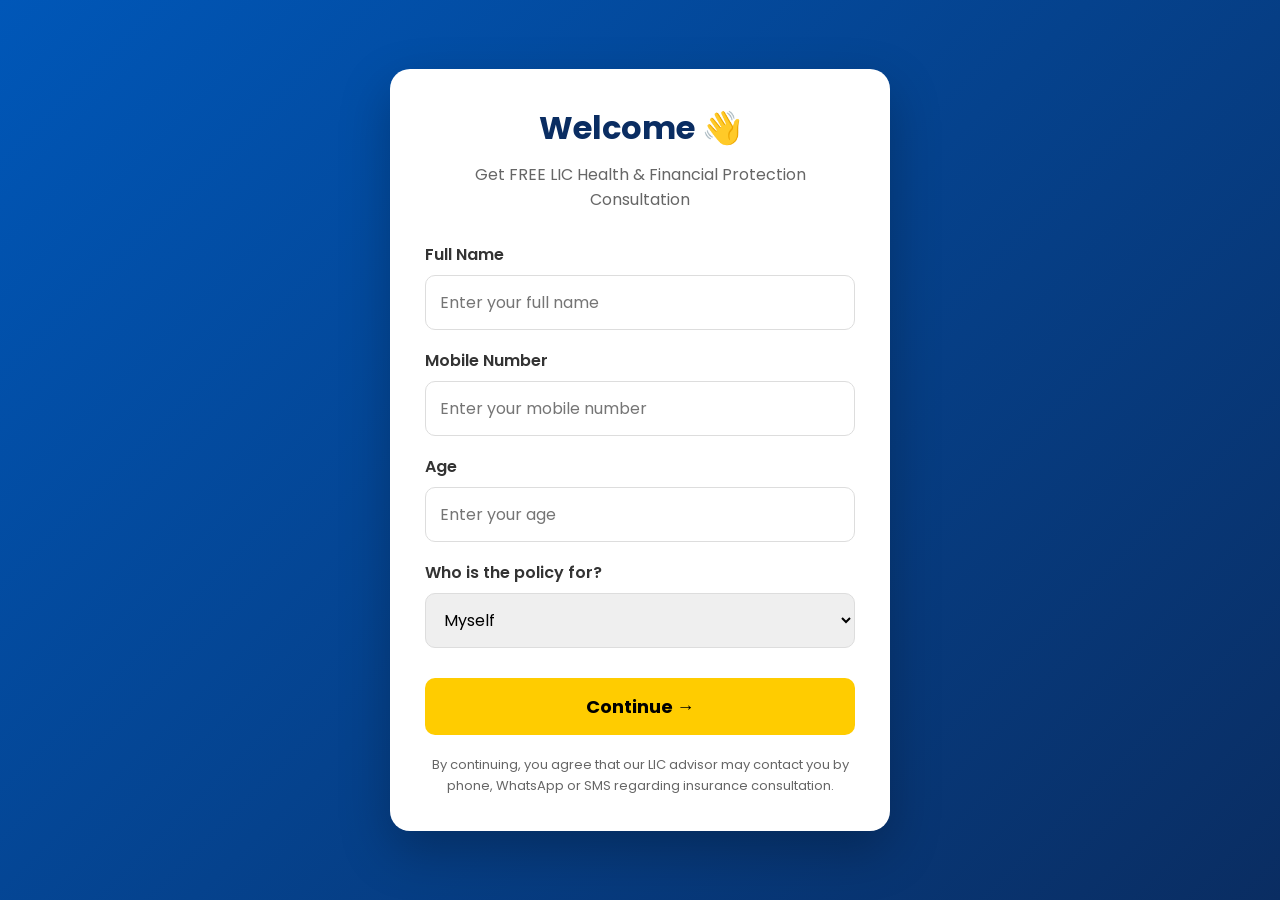
<file: index.html>
<!DOCTYPE html>
<html lang="en">
<head>
    <meta charset="UTF-8">
    <meta name="viewport" content="width=device-width, initial-scale=1.0">
    <title>Srihari LIC Advisor</title>

    <link rel="stylesheet" href="style.css">

    <link rel="preconnect" href="https://fonts.googleapis.com">
    <link rel="preconnect" href="https://fonts.gstatic.com" crossorigin>
    <link href="https://fonts.googleapis.com/css2?family=Poppins:wght@300;400;500;600;700&display=swap" rel="stylesheet">
</head>
<body class="login-page">

<div class="container">

    <div class="card">

        <h1>Welcome 👋</h1>

        <p class="subtitle">
            Get FREE LIC Health & Financial Protection Consultation
        </p>

        <form id="leadForm">

            <label>Full Name</label>
            <input
                type="text"
                id="name"
                placeholder="Enter your full name"
                required
            >

            <label>Mobile Number</label>
            <input
                type="tel"
                id="phone"
                placeholder="Enter your mobile number"
                required
            >

            <label>Age</label>
            <input
                type="number"
                id="age"
                placeholder="Enter your age"
                required
            >

            <label>Who is the policy for?</label>

            <select id="relation">
                <option>Myself</option>
                <option>My Father</option>
                <option>My Mother</option>
                <option>My Child</option>
                <option>My Wife</option>
                <option>My Husband</option>
                <option>Someone Else</option>
            </select>

            <button type="submit">
                Continue →
            </button>

        </form>

        <p class="note">
            By continuing, you agree that our LIC advisor may contact you by
            phone, WhatsApp or SMS regarding insurance consultation.
        </p>

    </div>

</div>

<script src="script.js"></script>

</body>
</html>
</file>
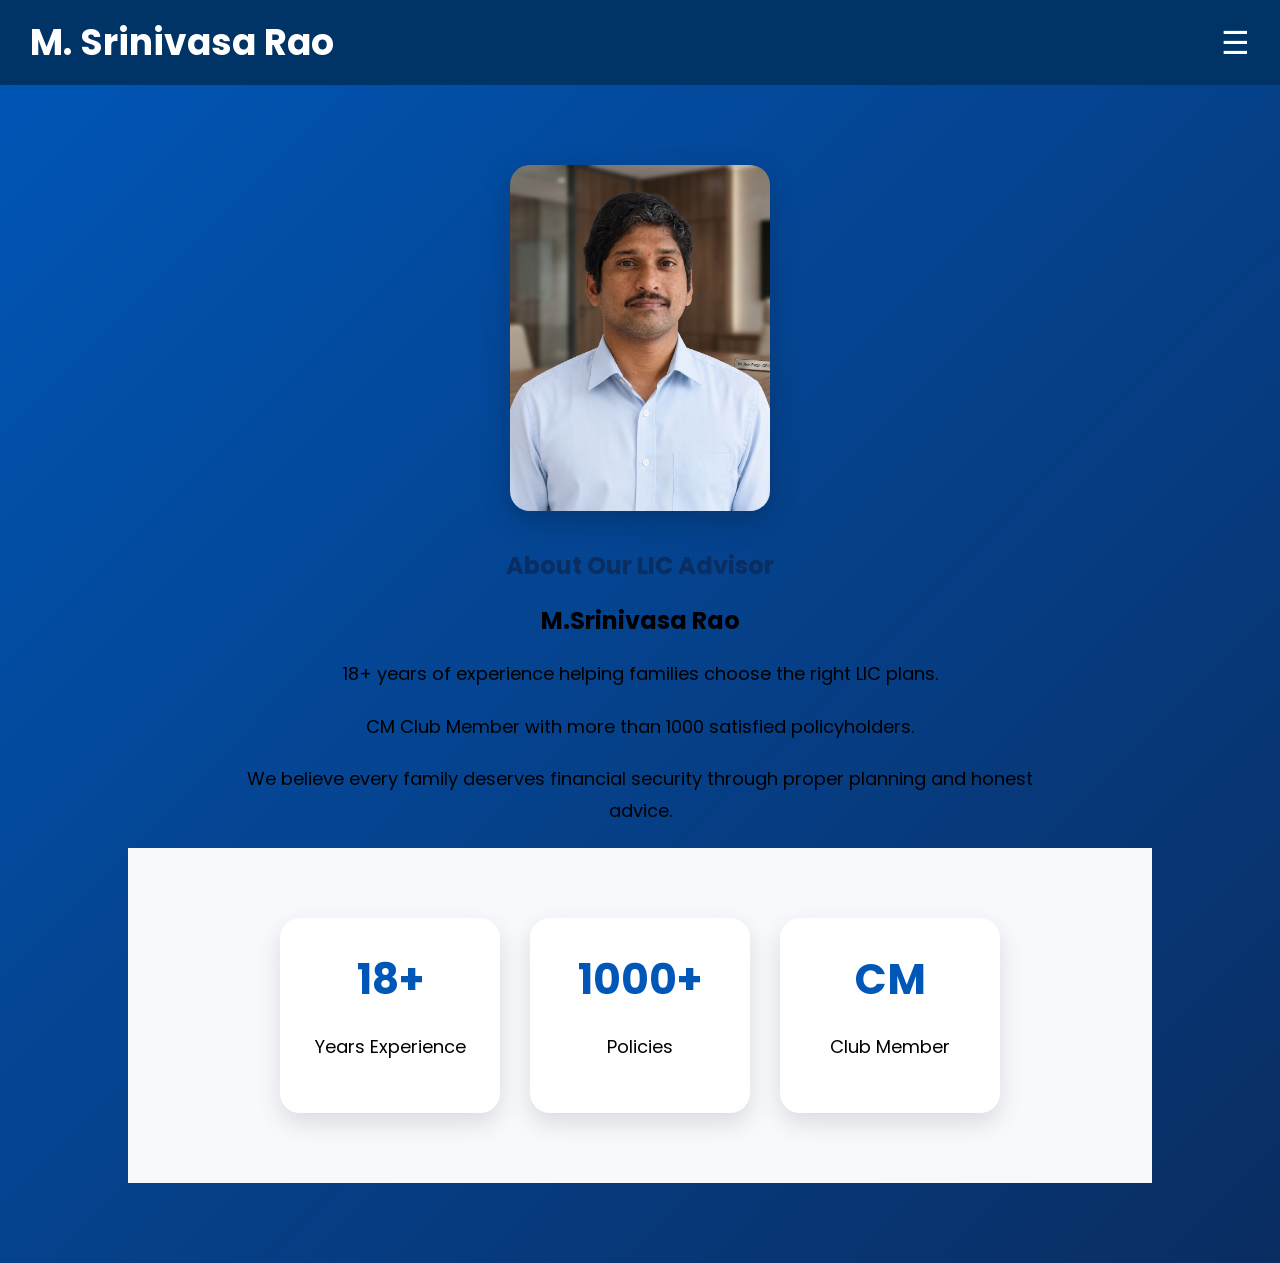
<file: about.html>
<!DOCTYPE html>
<html lang="en">
<head>

<meta charset="UTF-8">
<meta name="viewport" content="width=device-width, initial-scale=1.0">

<title>About Us</title>

<link rel="stylesheet" href="style.css">

<link href="https://fonts.googleapis.com/css2?family=Poppins:wght@300;400;500;600;700&display=swap" rel="stylesheet">

</head>

<body>

<nav class="navbar">

    <h2 class="logo">M. Srinivasa Rao</h2>

    <div class="hamburger" onclick="toggleMenu()">
        ☰
    </div>

    <ul class="nav-links" id="navLinks">
        <li><a href="home.html">🏠 Home</a></li>
        <li><a href="policies.html">📋 Policies</a></li>
        <li><a href="about.html">👤 About</a></li>
        <li><a href="contact.html">📞 Contact</a></li>
    </ul>

</nav>
<section class="about-page">

<img
src="images/dad - Copy.png"
alt="SRINIVASA RAO">

<h1>About Our LIC Advisor</h1>

<h2>M.Srinivasa Rao</h2>

<p>
18+ years of experience helping families choose the right LIC plans.
</p>

<p>
CM Club Member with more than 1000 satisfied policyholders.
</p>

<p>
We believe every family deserves financial security through proper planning and honest advice.
</p>
<div class="stats">

    <div class="stat-card">
        <h2>18+</h2>
        <p>Years Experience</p>
    </div>

    <div class="stat-card">
        <h2>1000+</h2>
        <p>Policies</p>
    </div>

    <div class="stat-card">
        <h2>CM</h2>
        <p>Club Member</p>
    </div>

</div>
</section>

<script src="script.js"></script>

</body>
</html>
</file>
<file: style.css>
html{
    scroll-behavior:smooth;
}
*{
    margin:0;
    padding:0;
    box-sizing:border-box;
    font-family:'Poppins',sans-serif;
}

body{
    margin:0;
    background:linear-gradient(135deg,#0057b8,#0a2d62);
}

.container{
    width:100%;
    max-width:500px;
}

.card{
    background:#ffffff;
    border-radius:20px;
    padding:35px;
    box-shadow:0 20px 50px rgba(0,0,0,.25);
}

h1{
    text-align:center;
    color:#0a2d62;
    margin-bottom:10px;
}

.subtitle{
    text-align:center;
    color:#666;
    margin-bottom:30px;
}

label{
    display:block;
    margin-top:18px;
    margin-bottom:8px;
    font-weight:600;
    color:#333;
}

input,
select{
    width:100%;
    padding:14px;
    border:1px solid #ddd;
    border-radius:10px;
    font-size:16px;
}

input:focus,
select:focus{
    outline:none;
    border-color:#0057b8;
}

button{
    width:100%;
    margin-top:30px;
    padding:15px;
    border:none;
    border-radius:10px;
    background:#ffcc00;
    color:#000;
    font-size:18px;
    font-weight:bold;
    cursor:pointer;
    transition:.3s;
}

button:hover{
    background:#f4b400;
    transform:translateY(-2px);
}

.note{
    margin-top:20px;
    font-size:13px;
    color:#666;
    text-align:center;
    line-height:1.6;
}
.hero{
    background:#003366;
    color:white;
    padding:70px 8%;
}



nav a{
    color:white;
    text-decoration:none;
    margin-left:30px;
    font-size:18px;
    font-weight:600;
}

.hero-content{
display:flex;
justify-content:center;
align-items:center;
text-align:center;
max-width:900px;
margin:40px auto;
}

.hero-content h1{

font-size:45px;
color:white;

}

.hero-content p{

font-size:20px;
line-height:35px;
margin:25px 0;

}

.hero-content button{

width:250px;

}

.hero-content img{
    width:420px;
    border-radius:20px;
    box-shadow:0 10px 40px rgba(0,0,0,.3);
}
.section-title{
    text-align:center;
    font-size:40px;
    margin:60px 0 30px;
}

.policy-container{
    display:flex;
    justify-content:center;
    gap:30px;
    flex-wrap:wrap;
    padding:20px;
}

.policy-card{
    width:320px;
    background:white;
    border-radius:15px;
    overflow:hidden;
    box-shadow:0 10px 30px rgba(0,0,0,.15);
    transition:.3s;
}

.policy-card:hover{
    transform:translateY(-10px) scale(1.03);
    box-shadow:0 20px 40px rgba(0,0,0,.2);
}

.policy-card img{
    width:100%;
    height:200px;
    object-fit:cover;
}

.policy-card h3{
    padding:15px;
}

.policy-card p{
    padding:0 15px 15px;
}

.policy-card button{
    margin:15px;
}
.search-section{

text-align:center;
margin-bottom:50px;

}

.search-text{

margin-bottom:20px;
color:#666;

}

#searchInput{

width:60%;
max-width:500px;
padding:15px;
font-size:18px;
border-radius:12px;
border:1px solid #ccc;

}
.policy-content{
    padding:20px;
}

.policy-content ul{
    padding-left:20px;
    margin:15px 0;
}

.policy-content li{
    margin-bottom:10px;
    color:#444;
}
.stats{

display:flex;
justify-content:center;
gap:30px;
flex-wrap:wrap;
padding:70px 20px;
background:#f7f9fc;

}

.stat-card{

width:220px;
background:white;
padding:30px;
text-align:center;
border-radius:20px;
box-shadow:0 10px 25px rgba(0,0,0,.12);
transition:.3s;

}

.stat-card:hover{

transform:translateY(-10px);

}

.stat-card h2{

color:#0057b8;
font-size:42px;

}

.stat-card p{

margin-top:10px;
font-size:18px;

}
.floating-whatsapp{

position:fixed;

right:30px;

bottom:30px;

width:70px;

height:70px;

background:#25D366;

border-radius:50%;

display:flex;

justify-content:center;

align-items:center;

font-size:35px;

text-decoration:none;

color:white;

box-shadow:0 10px 30px rgba(0,0,0,.3);

transition:.3s;

}

.floating-whatsapp:hover{

transform:scale(1.1);

}
.floating-call{

position:fixed;
right:30px;
bottom:120px;

width:70px;
height:70px;

background:#0057b8;

border-radius:50%;

display:flex;
justify-content:center;
align-items:center;

font-size:35px;

color:white;
text-decoration:none;

box-shadow:0 10px 30px rgba(0,0,0,.3);

transition:.3s;

}

.floating-call:hover{

transform:scale(1.1);

}
.why-us{
    padding:80px 8%;
    background:#f4f8fc;
}

.why-container{
    display:grid;
    grid-template-columns:repeat(auto-fit,minmax(250px,1fr));
    gap:25px;
    margin-top:40px;
}

.why-card{
    background:white;
    padding:30px;
    border-radius:18px;
    box-shadow:0 10px 25px rgba(0,0,0,.08);
    transition:.3s;
}

.why-card:hover{
    transform:translateY(-8px);
}

.why-card h3{
    color:#0057b8;
    margin-bottom:15px;
}

.why-card p{
    line-height:1.7;
    color:#555;
}
.hero-buttons{
    display:flex;
    gap:15px;
    flex-wrap:wrap;
    margin-top:25px;
}

.primary-btn{

display:inline-block;

background:#ffcc00;

color:#000;

padding:15px 35px;

border-radius:12px;

text-decoration:none;

font-weight:bold;

font-size:18px;

transition:.3s;

}

.primary-btn:hover{

background:#ffb700;

transform:translateY(-3px);

}

.secondary-btn{
    background:#0057b8;
    color:white;
    padding:15px 30px;
    border-radius:10px;
    text-decoration:none;
    font-size:16px;
    display:flex;
    align-items:center;
    justify-content:center;
}
.policy-buttons{
display:flex;
gap:10px;
margin-top:20px;
}

.call-btn{

background:#0057b8;
color:white;

padding:12px;

border-radius:8px;

text-decoration:none;

text-align:center;

flex:1;

}

.policy-buttons button{

flex:1;

}
.filter-buttons{

display:flex;

justify-content:center;

gap:15px;

flex-wrap:wrap;

margin:25px 0;

}

.filter-buttons button{

background:#0057b8;

color:white;

padding:12px 22px;

border:none;

border-radius:8px;

cursor:pointer;

transition:.3s;

}

.filter-buttons button:hover{

background:#003d80;

}
.benefits{
padding:80px 8%;
background:#eef5ff;
}

.benefit-grid{
display:grid;
grid-template-columns:repeat(auto-fit,minmax(250px,1fr));
gap:25px;
margin-top:40px;
}

.benefit-card{
background:white;
padding:25px;
border-radius:15px;
box-shadow:0 8px 20px rgba(0,0,0,.1);
transition:.3s;
}

.benefit-card:hover{
transform:translateY(-8px);
}
.reviews{
    padding:80px 8%;
    background:#f8f9fa;
}

.review-container{
    display:grid;
    grid-template-columns:repeat(auto-fit,minmax(280px,1fr));
    gap:25px;
}

.review-card{
    background:white;
    padding:25px;
    border-radius:15px;
    box-shadow:0 8px 20px rgba(0,0,0,.1);
}

.review-card h4{
    color:#0057b8;
    margin-top:15px;
}
.footer{
    background:#003366;
    color:white;
    text-align:center;
    padding:50px 20px;
}

.footer p{
    margin:10px 0;
}
.about-page{

padding:80px 10%;

text-align:center;

}

.about-page img{

width:260px;

border-radius:20px;

margin-bottom:30px;

box-shadow:0 10px 30px rgba(0,0,0,.2);

}

.about-page h1{

margin-bottom:20px;

}

.about-page p{

max-width:800px;

margin:20px auto;

line-height:1.8;

font-size:18px;

}
.contact-page{

padding:80px 10%;

text-align:center;

}

.contact-page h1{

margin-bottom:20px;

}

.contact-page p{

font-size:20px;

margin:20px 0;

}
.contact-form{
    max-width:600px;
    margin:40px auto;
}

.contact-form input,
.contact-form select,
.contact-form textarea{
    width:100%;
    padding:15px;
    margin-bottom:15px;
    border:1px solid #ccc;
    border-radius:10px;
    font-size:16px;
    box-sizing:border-box;
}

.contact-form button{
    background:#0057b8;
    color:white;
    border:none;
    padding:15px 30px;
    border-radius:10px;
    cursor:pointer;
    font-size:18px;
}

.contact-form button:hover{
    background:#003d80;
}
.disclaimer{
    padding:50px 10%;
    background:#fff8e1;
    text-align:center;
    border-top:4px solid #ffcc00;
}

.disclaimer h2{
    color:#003366;
    margin-bottom:15px;
}

.disclaimer p{
    max-width:900px;
    margin:auto;
    line-height:1.8;
}
.social-links{

text-align:center;

padding:40px;

background:#003366;

}

.social-links h2{

color:white;

margin-bottom:20px;

}

.social-links a{

display:inline-block;

margin:10px;

padding:12px 20px;

background:white;

color:#003366;

text-decoration:none;

border-radius:10px;

font-weight:bold;

}
.faq{
    padding:70px 10%;
    background:#f8f9fa;
}

.faq-item{
    background:white;
    padding:20px;
    margin-bottom:20px;
    border-radius:10px;
    box-shadow:0 5px 15px rgba(0,0,0,0.1);
}

.faq-item h3{
    color:#003366;
}
.login-page{
    min-height:100vh;
    display:flex;
    justify-content:center;
    align-items:center;
    padding:30px;
}
#topBtn{
position:fixed;
bottom:30px;
left:30px;

width:60px;
height:60px;

border:none;
border-radius:50%;

background:#ffcc00;
color:#003366;

font-size:24px;
font-weight:bold;

cursor:pointer;

box-shadow:0 10px 25px rgba(0,0,0,.3);
}
.policy-details{
display:flex;
gap:50px;
padding:80px 8%;
align-items:center;
flex-wrap:wrap;
}

.policy-details img{
width:450px;
border-radius:20px;
box-shadow:0 10px 30px rgba(0,0,0,.2);
}

.policy-info{
flex:1;
}

.policy-info h1{
margin-bottom:20px;
}

.policy-info p{
line-height:1.8;
margin-bottom:25px;
}

.policy-info ul{
padding-left:20px;
line-height:2;
}
.premium-table{
    width:100%;
    border-collapse:collapse;
    margin:30px 0;
}

.premium-table th{
    background:#0057b8;
    color:white;
    padding:15px;
}

.premium-table td{
    padding:15px;
    border:1px solid #ddd;
}

.premium-table tr:nth-child(even){
    background:#f8f8f8;
}

nav .logo{
    color: #ffffff !important;
    font-size: 36px !important;
    font-weight: 700 !important;
    margin: 0;
}
.hero-subtitle{
    color:white;
    font-size:20px;
    line-height:1.8;
    max-width:600px;
    margin:20px 0;
}
html{
    scroll-behavior:smooth;
}
.enquiry-card{

margin-bottom:25px;

}
#policyFilter{

width:80%;

padding:12px;

margin:15px auto;

display:block;

border-radius:10px;

font-size:16px;

}

/* ===== NAVIGATION ===== */

.navbar{
display:flex;
justify-content:space-between;
align-items:center;
background:#003366;
padding:15px 30px;
position:relative;
}

.logo{
color:#fff;
font-size:28px;
font-weight:bold;
}

.hamburger{
display:block;
font-size:32px;
cursor:pointer;
color:white;
margin-left:auto;
}
.nav-links{
display:none;
list-style:none;
flex-direction:column;
position:absolute;
top:70px;
right:20px;
background:#003366;
width:220px;
padding:15px;
border-radius:12px;
z-index:9999;
}

.nav-links.show-menu{
display:flex;
flex-direction:column;
position:absolute;
top:70px;
right:20px;
width:220px;
background:#003366;
padding:15px;
border-radius:12px;
z-index:9999;
}

.nav-links li{
list-style:none;
}

.nav-links a{
color:white;
text-decoration:none;
font-size:18px;
font-weight:600;
}

/* MOBILE */
@media screen and (max-width:768px){

.navbar{
    padding:15px 20px;
}

.logo{
    font-size:22px;
}

.hamburger{
    display:block;
}

.nav-links.show-menu{
    display:flex;
}

}
.advisor-profile{
text-align:center;
margin-bottom:30px;
}

.advisor-profile img{
width:180px;
height:180px;
object-fit:cover;
border-radius:50%;
border:6px solid white;
box-shadow:0 10px 30px rgba(0,0,0,0.3);
margin-bottom:15px;
}

.advisor-profile h2{
color:white;
font-size:32px;
margin-bottom:8px;
}

.advisor-title{
color:#ffcc00;
font-size:20px;
font-weight:600;
margin-bottom:30px;
}

.hero-heading{
font-size:52px;
color:white;
font-weight:700;
margin-top:20px;
margin-bottom:20px;
}

.hero-subtitle{
font-size:22px;
line-height:2;
color:white;
margin-bottom:35px;
}


.hero-btn{
display:inline-block;
background:#ffb800;
color:#ffffff;
padding:22px 55px;
border-radius:50px;
text-decoration:none;
font-size:24px;
font-weight:700;
text-transform:uppercase;
letter-spacing:1px;
border:3px solid #ffffff;
box-shadow:0 12px 30px rgba(0,0,0,0.35);
transition:0.3s ease;
}

.hero-btn:hover{
background:#ff9800;
color:#ffffff;
transform:scale(1.08);
box-shadow:0 18px 40px rgba(0,0,0,0.4);
}
.consult-btn{
display:inline-block !important;
margin-top:30px;
padding:20px 55px;
background:linear-gradient(90deg,#ff9800,#ffcc00);
color:#ffffff !important;
font-size:24px;
font-weight:800;
font-family:'Poppins',sans-serif;
text-transform:uppercase;
letter-spacing:2px;
text-decoration:none;
border-radius:50px;
border:3px solid #ffffff;
box-shadow:0 12px 30px rgba(0,0,0,.35);
transition:all .3s ease;
}

.consult-btn:hover{
background:linear-gradient(90deg,#ff6a00,#ffb300);
transform:translateY(-4px) scale(1.05);
box-shadow:0 18px 40px rgba(0,0,0,.45);
}

.consult-btn::after{
content:"";
display:block;
width:80%;
height:4px;
background:#ffffff;
margin:10px auto 0;
border-radius:10px;
opacity:.9;
}
</file>
